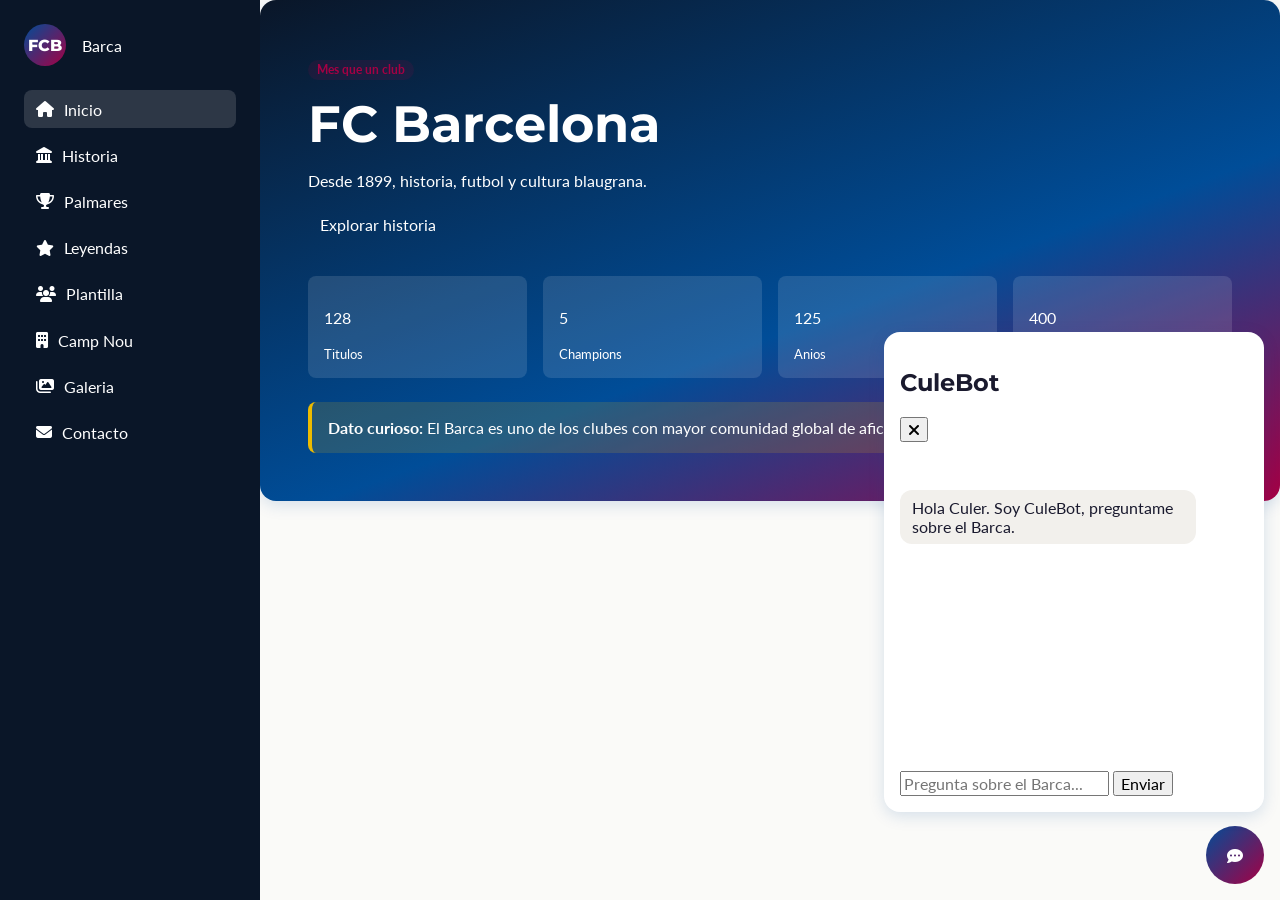
<file: index.html>
<!doctype html>
<html lang="es">
  <head>
    <meta charset="UTF-8" />
    <meta name="viewport" content="width=device-width, initial-scale=1.0" />
    <meta
      name="description"
      content="Landing informativa e interactiva del FC Barcelona con CuleBot integrado."
    />
    <title>FC Barcelona - Mes que un club</title>
    <link rel="preconnect" href="https://fonts.googleapis.com" />
    <link rel="preconnect" href="https://fonts.gstatic.com" crossorigin />
    <link
      href="https://fonts.googleapis.com/css2?family=Lato:wght@400;700&family=Montserrat:wght@500;700;800&display=swap"
      rel="stylesheet"
    />
    <link
      rel="stylesheet"
      href="https://cdnjs.cloudflare.com/ajax/libs/font-awesome/6.5.2/css/all.min.css"
      integrity="sha512-SnH5WK+bZxgPHs44uWix+LLJAJ9/2PkPKZ5QiAj6Ta86w+fsb2TkR4j8NtQ5f9BnLw1L0fQ4X4fR9S7R8WfU6g=="
      crossorigin="anonymous"
      referrerpolicy="no-referrer"
    />
    <link rel="stylesheet" href="./css/main.css" />
  </head>
  <body>
    <a class="skip-link" href="#main-content">Saltar al contenido principal</a>
    <nav id="main-navbar" class="navbar" aria-label="Navegacion principal">
      <div class="navbar__brand">
        <div class="navbar__logo" aria-hidden="true">FCB</div>
        <span class="navbar__title">Barca</span>
      </div>
      <ul class="navbar__menu" id="navbar-menu"></ul>
      <button class="navbar__toggle" id="navbar-toggle" aria-label="Abrir o cerrar menu">
        <i class="fas fa-bars" aria-hidden="true"></i>
      </button>
    </nav>

    <main id="main-content" class="content" tabindex="-1">
      <div id="app" class="section-host" aria-live="polite"></div>
    </main>

    <button id="culebot-bubble" class="culebot-bubble" aria-label="Abrir chat CuleBot">
      <i class="fas fa-comment-dots" aria-hidden="true"></i>
    </button>
    <section id="culebot-panel" class="culebot-panel" aria-label="Chat CuleBot" hidden>
      <header class="culebot-panel__header">
        <h2>CuleBot</h2>
        <button id="culebot-close" aria-label="Cerrar chat">
          <i class="fas fa-times" aria-hidden="true"></i>
        </button>
      </header>
      <div id="culebot-messages" class="culebot-panel__messages"></div>
      <form id="culebot-form" class="culebot-panel__form">
        <label class="visually-hidden" for="culebot-input">Mensaje</label>
        <input id="culebot-input" type="text" maxlength="250" placeholder="Pregunta sobre el Barca..." />
        <button type="submit">Enviar</button>
      </form>
    </section>

    <script type="module" src="./js/main.js"></script>
  </body>
</html>
</file>
<file: css/main.css>
@import "./variables.css";
@import "./reset.css";
@import "./base.css";
@import "./layout.css";
@import "./components/navbar.css";
@import "./components/hero.css";
@import "./components/cards.css";
@import "./components/badges.css";
@import "./components/gallery.css";
@import "./components/chatbot.css";
@import "./components/contact.css";
@import "./components/timeline.css";
@import "./components/stats.css";
@import "./components/footer.css";
</file>
